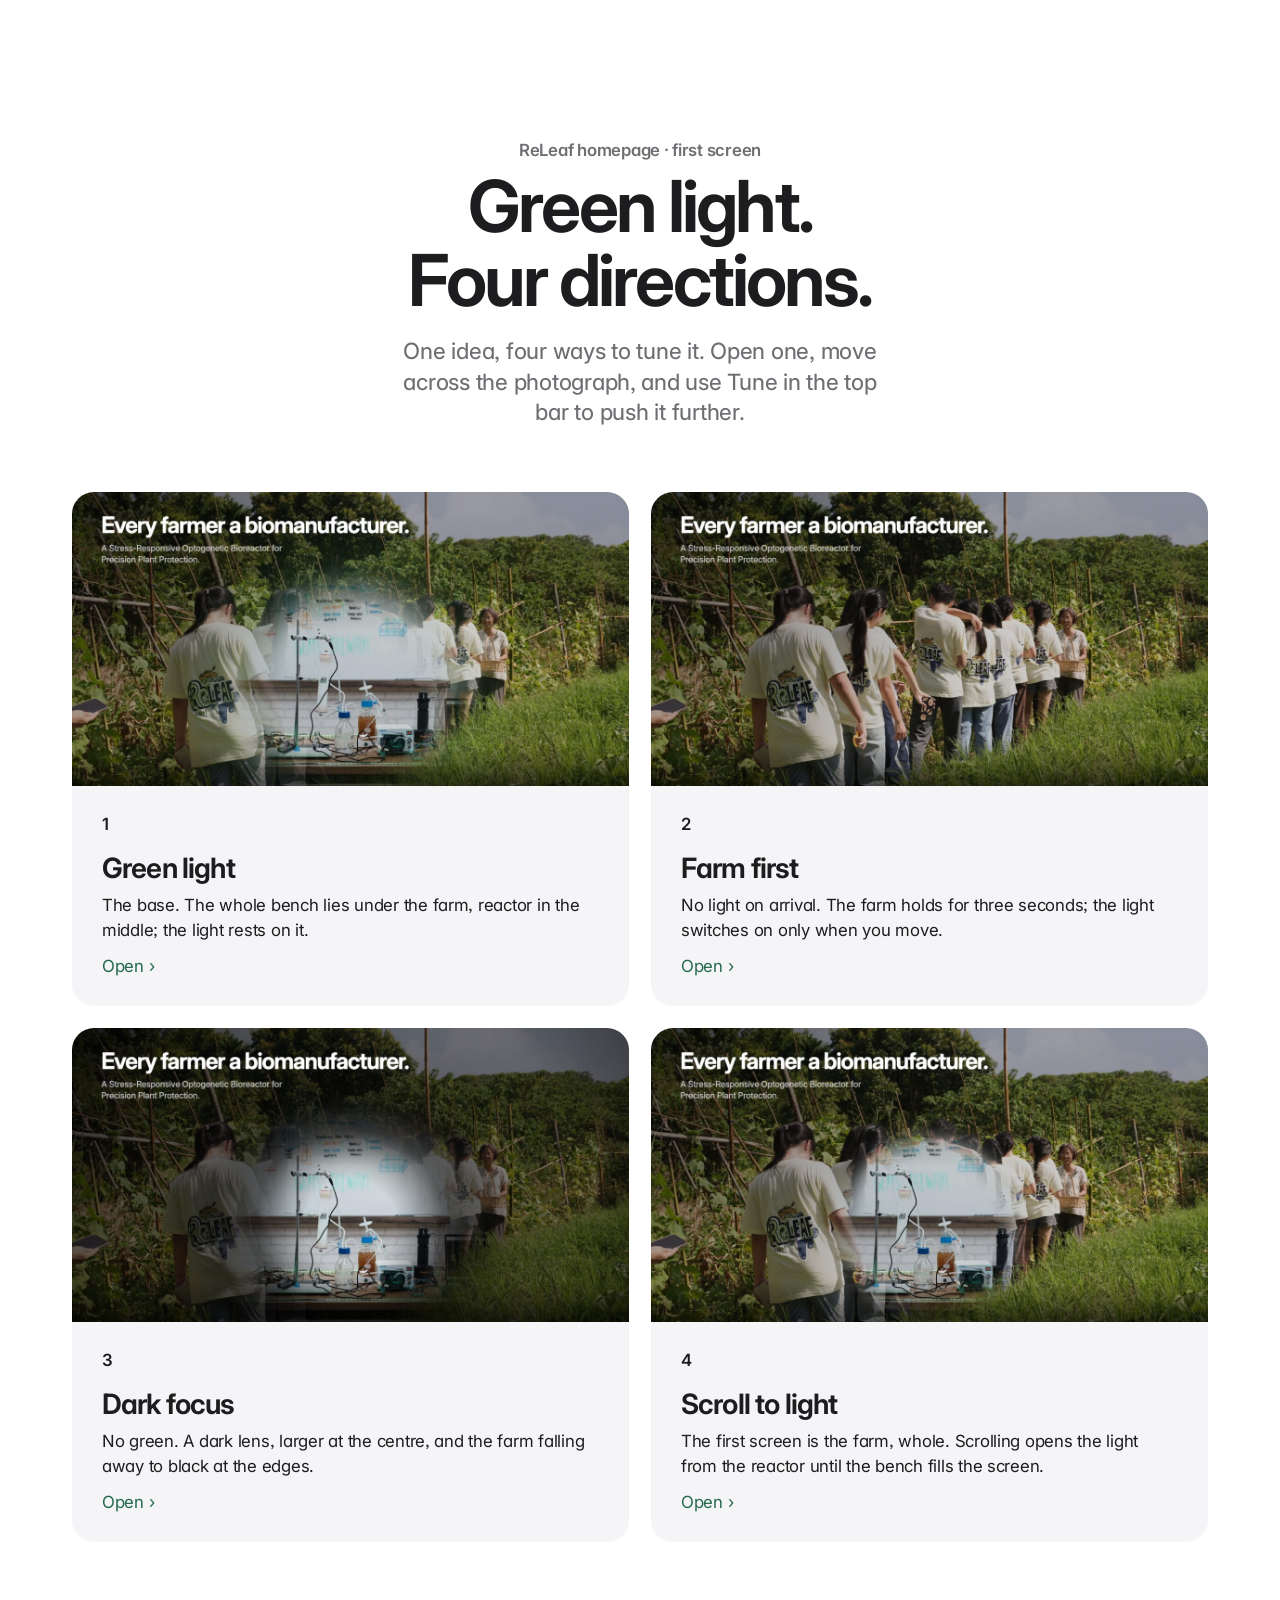
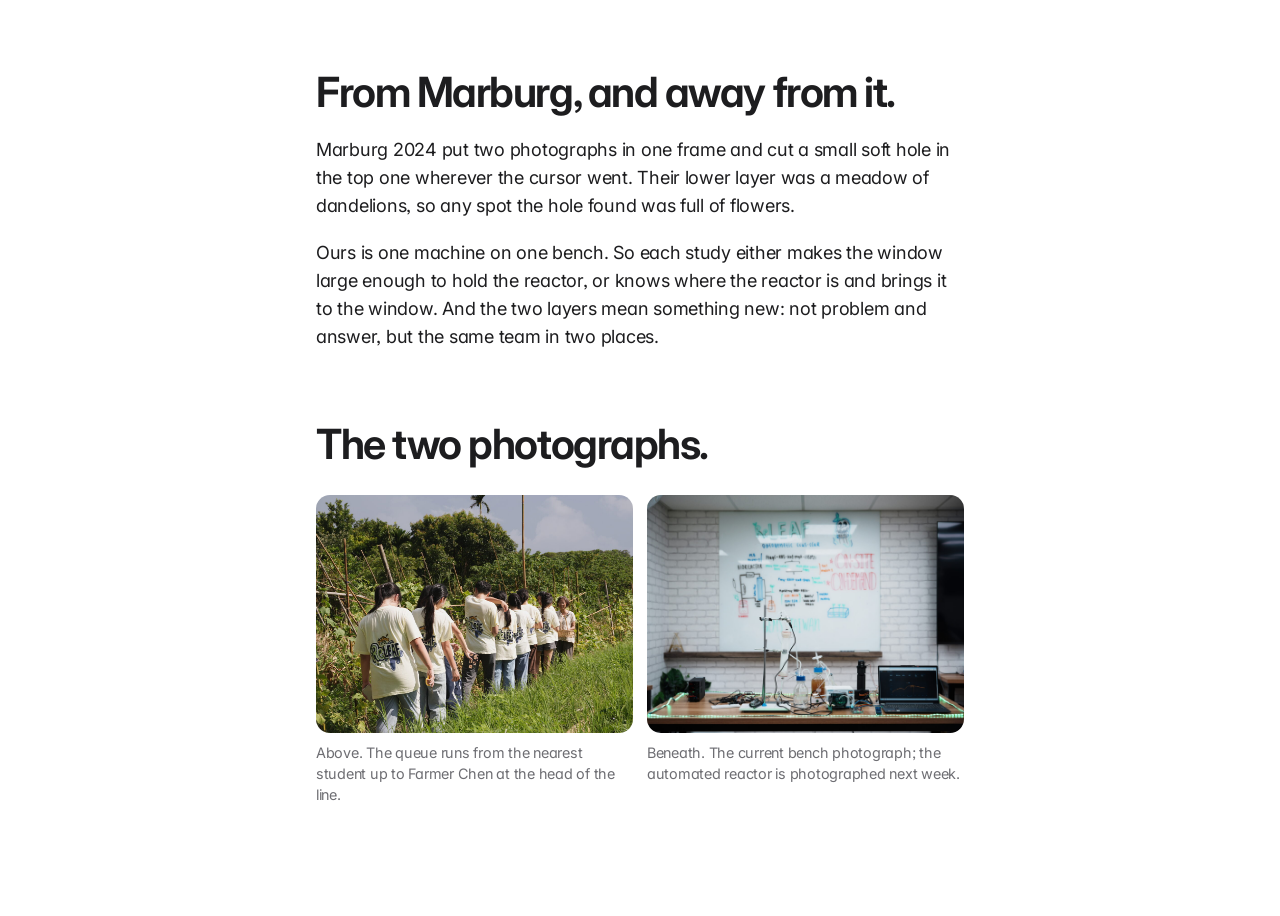
<file: index.html>
<!DOCTYPE html>
<html lang="en">
<head>
  <meta charset="utf-8" />
  <meta name="viewport" content="width=device-width, initial-scale=1" />
  <title>ReLeaf first visual</title>
  <meta name="description" content="Four directions for the green-light hero for the ReLeaf homepage's first screen: the team walking Farmer Chen's field above, the bioreactor on the bench beneath." />
  <link rel="icon" href="assets/img/logo.png" />
  <link rel="stylesheet" href="assets/css/hero.css" />
  <style>
    body { background: #fff; color: var(--ink); letter-spacing: -.016em; }
    .top { text-align: center; padding: clamp(72px, 12vw, 140px) 22px clamp(40px, 6vw, 64px); }
    .eyebrow { font-size: 1.05rem; font-weight: 600; color: var(--ink-2); margin: 0 0 10px; }
    h1 { font-size: clamp(2.6rem, 1.6rem + 3.6vw, 4.8rem); font-weight: 650; letter-spacing: -.04em; line-height: 1.03; margin: 0; }
    .lede { font-size: clamp(1.15rem, 1rem + .5vw, 1.5rem); line-height: 1.38; color: var(--ink-2); max-width: 34ch; margin: 18px auto 0; font-weight: 450; }
    .grid { max-width: 1180px; margin: 0 auto; padding: 0 22px; display: grid; grid-template-columns: repeat(2, 1fr); gap: 22px; }
    @media (max-width: 760px) { .grid { grid-template-columns: 1fr; } }
    .card { display: block; text-decoration: none; color: inherit; background: #f5f5f7; border-radius: 22px; overflow: hidden; transition: transform .45s var(--ease), box-shadow .45s var(--ease); }
    .card:hover { transform: scale(1.012); box-shadow: 0 12px 40px rgba(0,0,0,.10); }
    .card img { width: 100%; aspect-ratio: 1425 / 752; object-fit: cover; display: block; }
    .card__body { padding: 26px 30px 30px; }
    .card__n { font-size: .9rem; font-weight: 600; color: var(--ink-2); margin: 0 0 4px; }
    .card h2 { font-size: 1.75rem; font-weight: 650; letter-spacing: -.03em; margin: 0 0 8px; }
    .card p { font-size: 1.05rem; line-height: 1.47; color: var(--ink); margin: 0 0 14px; }
    .card .more { font-size: 1.05rem; color: var(--link); }
    .card .more::after { content: " \203A"; }
    .read { max-width: 692px; margin: 0 auto; padding: clamp(80px, 10vw, 128px) 22px 110px; }
    .read h3 { font-size: clamp(1.9rem, 1.4rem + 1.6vw, 2.6rem); font-weight: 650; letter-spacing: -.035em; line-height: 1.08; margin: 0 0 20px; }
    .read h3 + p { margin-top: 0; }
    .read p { font-size: 1.13rem; line-height: 1.55; margin: 0 0 1.05em; }
    .read section + section { margin-top: 72px; }
    .pair { display: grid; grid-template-columns: 1fr 1fr; gap: 14px; margin: 28px 0 0; }
    .pair figure { margin: 0; }
    .pair img { width: 100%; aspect-ratio: 4 / 3; object-fit: cover; display: block; border-radius: 14px; }
    .pair figcaption { font-size: .9rem; line-height: 1.45; color: var(--ink-2); margin-top: 10px; }
    @media (max-width: 640px) { .pair { grid-template-columns: 1fr; } }
  </style>
</head>
<body>
  <header class="top">
    <p class="eyebrow">ReLeaf homepage &middot; first screen</p>
    <h1>Green light.<br />Four directions.</h1>
    <p class="lede">One idea, four ways to tune it. Open one, move across the photograph, and use Tune in the top bar to push it further.</p>
  </header>

  <main>
    <div class="grid">
      <a class="card" href="green-light/">
        <img src="assets/img/thumbs/green-light.jpg?v=4" alt="Green light: a pool of green light in the middle of the farm shows the whole bioreactor." loading="lazy" />
        <div class="card__body">
          <p class="card__n">1</p>
          <h2>Green light</h2>
          <p>The base. The whole bench lies under the farm, reactor in the middle; the light rests on it.</p>
          <span class="more">Open</span>
        </div>
      </a>
      <a class="card" href="farm-first/">
        <img src="assets/img/thumbs/farm-first.jpg?v=4" alt="Farm first: the farm photograph alone, with the headline." loading="lazy" />
        <div class="card__body">
          <p class="card__n">2</p>
          <h2>Farm first</h2>
          <p>No light on arrival. The farm holds for three seconds; the light switches on only when you move.</p>
          <span class="more">Open</span>
        </div>
      </a>
      <a class="card" href="dark-focus/">
        <img src="assets/img/thumbs/dark-focus.jpg?v=4" alt="Dark focus: a dark-edged opening in the middle of a darkened farm shows the bioreactor." loading="lazy" />
        <div class="card__body">
          <p class="card__n">3</p>
          <h2>Dark focus</h2>
          <p>No green. A dark lens, larger at the centre, and the farm falling away to black at the edges.</p>
          <span class="more">Open</span>
        </div>
      </a>
      <a class="card" href="scroll-light/">
        <img src="assets/img/thumbs/scroll-light.jpg?v=4" alt="Scroll to light: partway through the scroll, the light has opened over the middle of the farm." loading="lazy" />
        <div class="card__body">
          <p class="card__n">4</p>
          <h2>Scroll to light</h2>
          <p>The first screen is the farm, whole. Scrolling opens the light from the reactor until the bench fills the screen.</p>
          <span class="more">Open</span>
        </div>
      </a>
    </div>

    <div class="read">
      <section>
        <h3>From Marburg, and away from it.</h3>
        <p>Marburg 2024 put two photographs in one frame and cut a small soft hole in the
        top one wherever the cursor went. Their lower layer was a meadow of dandelions,
        so any spot the hole found was full of flowers.</p>
        <p>Ours is one machine on one bench. So each study either makes the window large
        enough to hold the reactor, or knows where the reactor is and brings it to the
        window. And the two layers mean something new: not problem and answer, but the
        same team in two places.</p>
      </section>
      <section>
        <h3>The two photographs.</h3>
        <div class="pair">
          <figure>
            <img src="assets/img/farm-1400.jpg" alt="The team in ReLeaf shirts walks single file along a bean trellis toward Farmer Chen, who waits with a basket." loading="lazy" />
            <figcaption>Above. The queue runs from the nearest student up to Farmer Chen at the head of the line.</figcaption>
          </figure>
          <figure>
            <img src="assets/img/bench-1400.jpg" alt="The bioreactor on a lab bench edged with green LEDs, in front of a whiteboard." loading="lazy" />
            <figcaption>Beneath. The current bench photograph; the automated reactor is photographed next week.</figcaption>
          </figure>
        </div>
      </section>
    </div>
  </main>
</body>
</html>
</file>
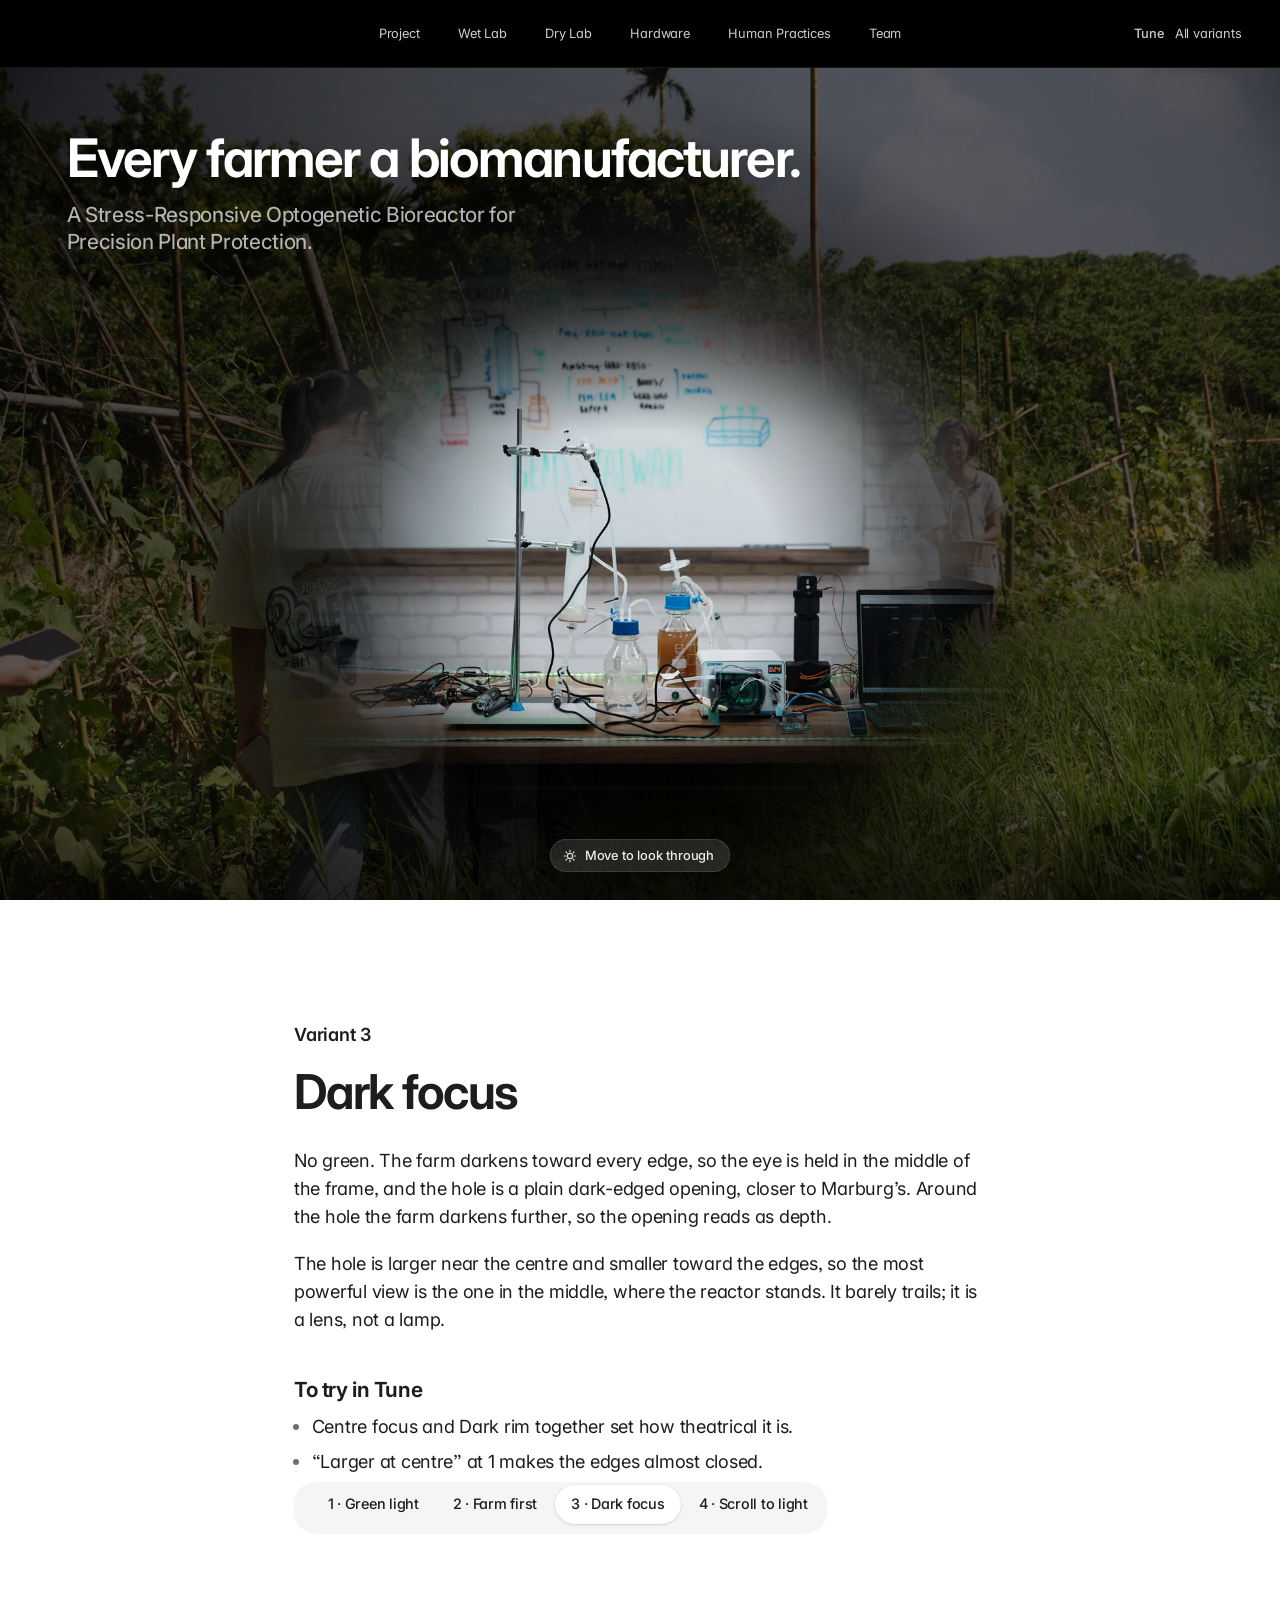
<file: dark-focus/index.html>
<!DOCTYPE html>
<html lang="en">
<head>
  <meta charset="utf-8" />
  <meta name="viewport" content="width=device-width, initial-scale=1" />
  <title>Dark focus &middot; ReLeaf first visual</title>
  <meta name="description" content="ReLeaf homepage first-visual study: Dark focus." />
  <link rel="icon" href="../assets/img/logo.png" />
  <link rel="stylesheet" href="../assets/css/hero.css" />
</head>
<body class="v-dark-focus">

  <div class="navstrip">
    <div class="navstrip__tabs" aria-hidden="true"><span>Project</span><span>Wet Lab</span><span>Dry Lab</span><span>Hardware</span><span>Human Practices</span><span>Team</span></div>
    <a class="navstrip__back" href="../">All variants</a>
  </div>

  <div class="hero-wrap">
  <header class="hero" role="img" aria-label="The ReLeaf team walks in single file along a bean trellis toward Farmer Chen, who waits with a basket at the head of the line. A window in the photograph shows, beneath the field, the team's bioreactor on a lab bench.">
    <canvas></canvas>
    <div class="hero__text">
      <h1 class="hero__claim">Every farmer a biomanufacturer.</h1>
      <p class="hero__line">A Stress-Responsive Optogenetic Bioreactor for Precision Plant Protection.</p>
    </div>
    <p class="hero__pill" aria-hidden="true"><span class="pill"><svg viewBox="0 0 16 16" fill="none" stroke="currentColor" stroke-width="1.4" stroke-linecap="round"><circle cx="8" cy="8" r="3"/><path d="M8 1.5v1.6M8 12.9v1.6M1.5 8h1.6M12.9 8h1.6M3.4 3.4l1.1 1.1M11.5 11.5l1.1 1.1M3.4 12.6l1.1-1.1M11.5 4.5l1.1-1.1"/></svg><span class="mouse">Move to look through</span><span class="touch">Drag to look through</span></span></p>
  </header>
  </div>

  <section class="notes">
    <div class="notes__inner">
      <p class="notes__kicker">Variant 3</p>
      <h2>Dark focus</h2>

<p>No green. The farm darkens toward every edge, so the eye is held in the middle of
the frame, and the hole is a plain dark-edged opening, closer to Marburg&rsquo;s. Around
the hole the farm darkens further, so the opening reads as depth.</p>
<p>The hole is larger near the centre and smaller toward the edges, so the most
powerful view is the one in the middle, where the reactor stands. It barely trails;
it is a lens, not a lamp.</p>
<h3>To try in Tune</h3>
<ul>
<li>Centre focus and Dark rim together set how theatrical it is.</li>
<li>&ldquo;Larger at centre&rdquo; at 1 makes the edges almost closed.</li>
</ul>
      <ul class="switcher">
      <li><a href="../green-light/">1 &middot; Green light</a></li>
      <li><a href="../farm-first/">2 &middot; Farm first</a></li>
      <li><a href="../dark-focus/" aria-current="page">3 &middot; Dark focus</a></li>
      <li><a href="../scroll-light/">4 &middot; Scroll to light</a></li>
      </ul>
    </div>
  </section>

  <script src="../assets/js/lens-core.js"></script>
  <script>window.LIGHT_PRESET = {"green":0,"darkRim":0.85,"vignette":0.7,"centreGrow":0.6,"life":0.35,"feather":0.4,"dim":0.1,"R":0.32,"boardDim":0.7};</script>
  <script src="../assets/js/v-light.js"></script>
  <script src="../assets/js/tune.js"></script>
</body>
</html>
</file>
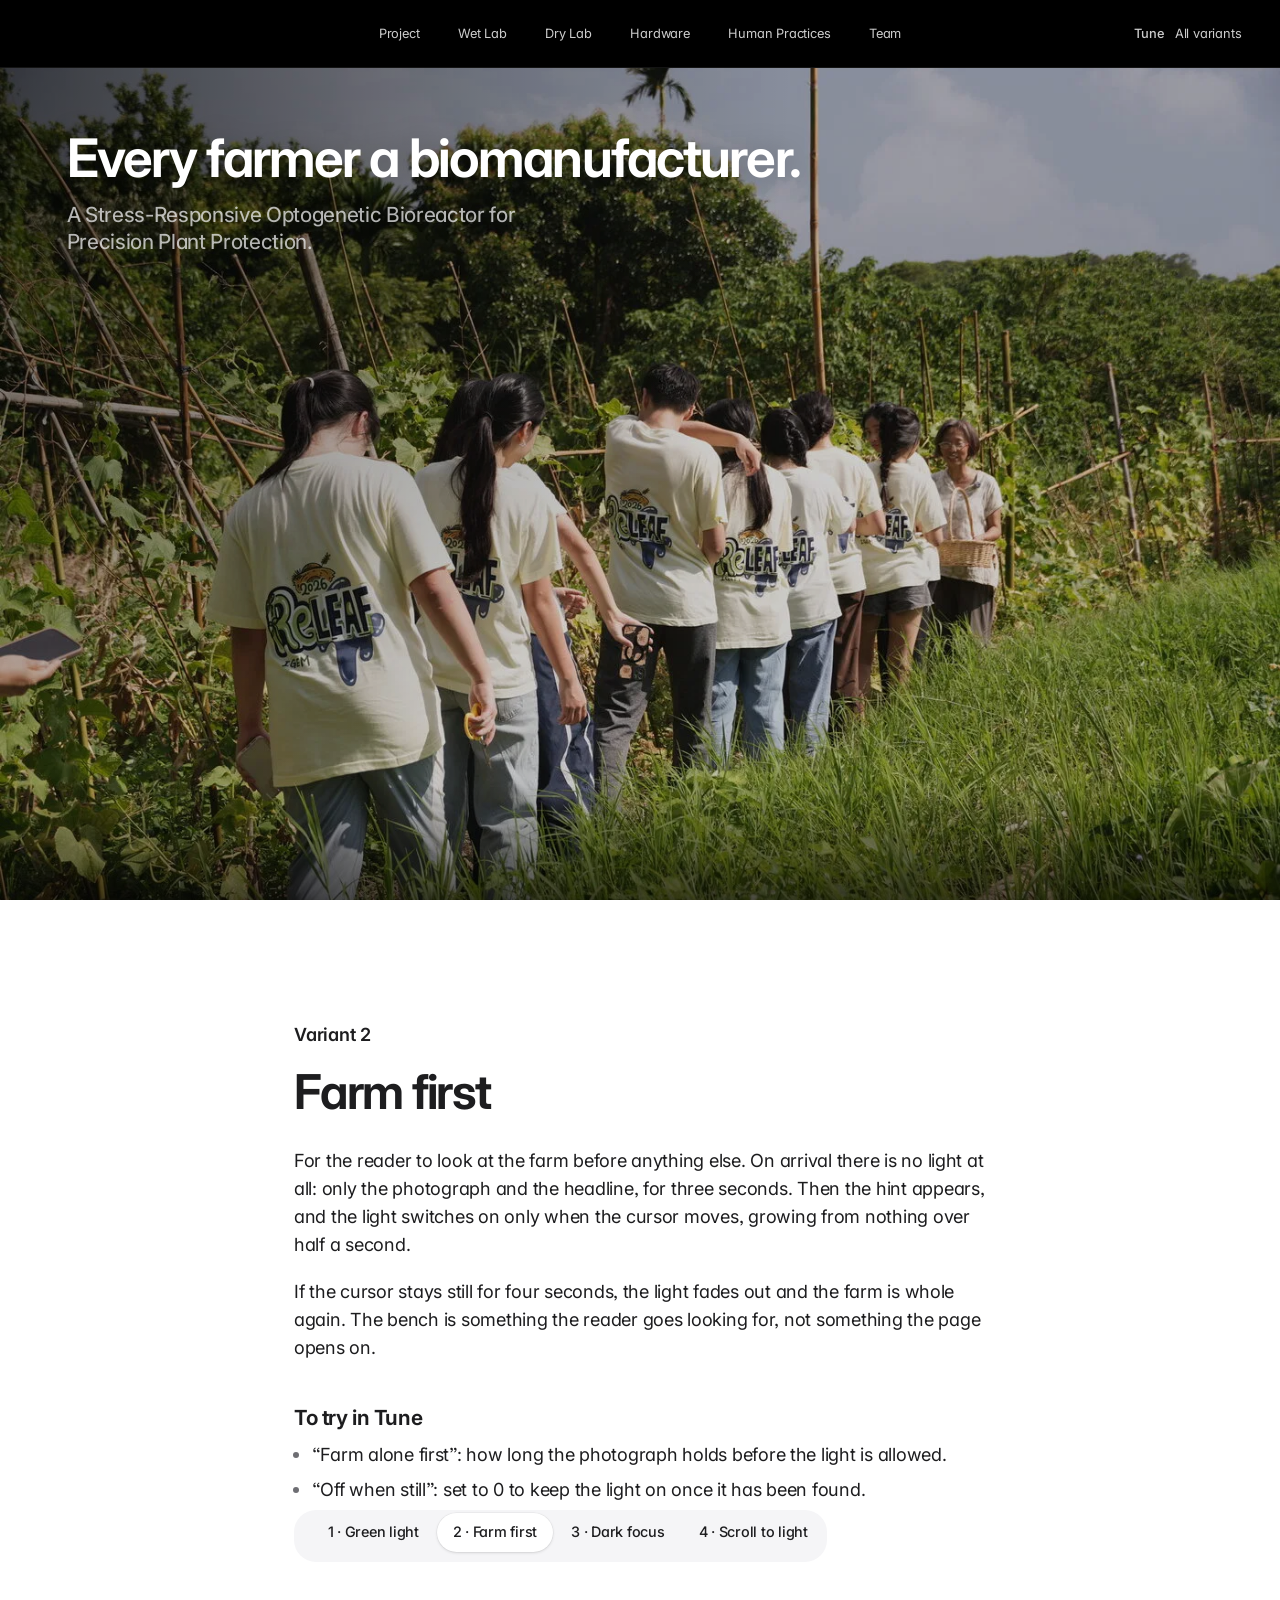
<file: farm-first/index.html>
<!DOCTYPE html>
<html lang="en">
<head>
  <meta charset="utf-8" />
  <meta name="viewport" content="width=device-width, initial-scale=1" />
  <title>Farm first &middot; ReLeaf first visual</title>
  <meta name="description" content="ReLeaf homepage first-visual study: Farm first." />
  <link rel="icon" href="../assets/img/logo.png" />
  <link rel="stylesheet" href="../assets/css/hero.css" />
</head>
<body class="v-farm-first">

  <div class="navstrip">
    <div class="navstrip__tabs" aria-hidden="true"><span>Project</span><span>Wet Lab</span><span>Dry Lab</span><span>Hardware</span><span>Human Practices</span><span>Team</span></div>
    <a class="navstrip__back" href="../">All variants</a>
  </div>

  <div class="hero-wrap">
  <header class="hero" role="img" aria-label="The ReLeaf team walks in single file along a bean trellis toward Farmer Chen, who waits with a basket at the head of the line. A window in the photograph shows, beneath the field, the team's bioreactor on a lab bench.">
    <canvas></canvas>
    <div class="hero__text">
      <h1 class="hero__claim">Every farmer a biomanufacturer.</h1>
      <p class="hero__line">A Stress-Responsive Optogenetic Bioreactor for Precision Plant Protection.</p>
    </div>
    <p class="hero__pill" aria-hidden="true"><span class="pill"><svg viewBox="0 0 16 16" fill="none" stroke="currentColor" stroke-width="1.4" stroke-linecap="round"><circle cx="8" cy="8" r="3"/><path d="M8 1.5v1.6M8 12.9v1.6M1.5 8h1.6M12.9 8h1.6M3.4 3.4l1.1 1.1M11.5 11.5l1.1 1.1M3.4 12.6l1.1-1.1M11.5 4.5l1.1-1.1"/></svg><span class="mouse">Move to switch on the light</span><span class="touch">Drag to switch on the light</span></span></p>
  </header>
  </div>

  <section class="notes">
    <div class="notes__inner">
      <p class="notes__kicker">Variant 2</p>
      <h2>Farm first</h2>

<p>For the reader to look at the farm before anything else. On arrival there is no
light at all: only the photograph and the headline, for three seconds. Then the hint
appears, and the light switches on only when the cursor moves, growing from nothing
over half a second.</p>
<p>If the cursor stays still for four seconds, the light fades out and the farm is
whole again. The bench is something the reader goes looking for, not something
the page opens on.</p>
<h3>To try in Tune</h3>
<ul>
<li>&ldquo;Farm alone first&rdquo;: how long the photograph holds before the light is allowed.</li>
<li>&ldquo;Off when still&rdquo;: set to 0 to keep the light on once it has been found.</li>
</ul>
      <ul class="switcher">
      <li><a href="../green-light/">1 &middot; Green light</a></li>
      <li><a href="../farm-first/" aria-current="page">2 &middot; Farm first</a></li>
      <li><a href="../dark-focus/">3 &middot; Dark focus</a></li>
      <li><a href="../scroll-light/">4 &middot; Scroll to light</a></li>
      </ul>
    </div>
  </section>

  <script src="../assets/js/lens-core.js"></script>
  <script>window.LIGHT_PRESET = {"rest":"none","warm":3,"idleOff":4,"R":0.3};</script>
  <script src="../assets/js/v-light.js"></script>
  <script src="../assets/js/tune.js"></script>
</body>
</html>
</file>
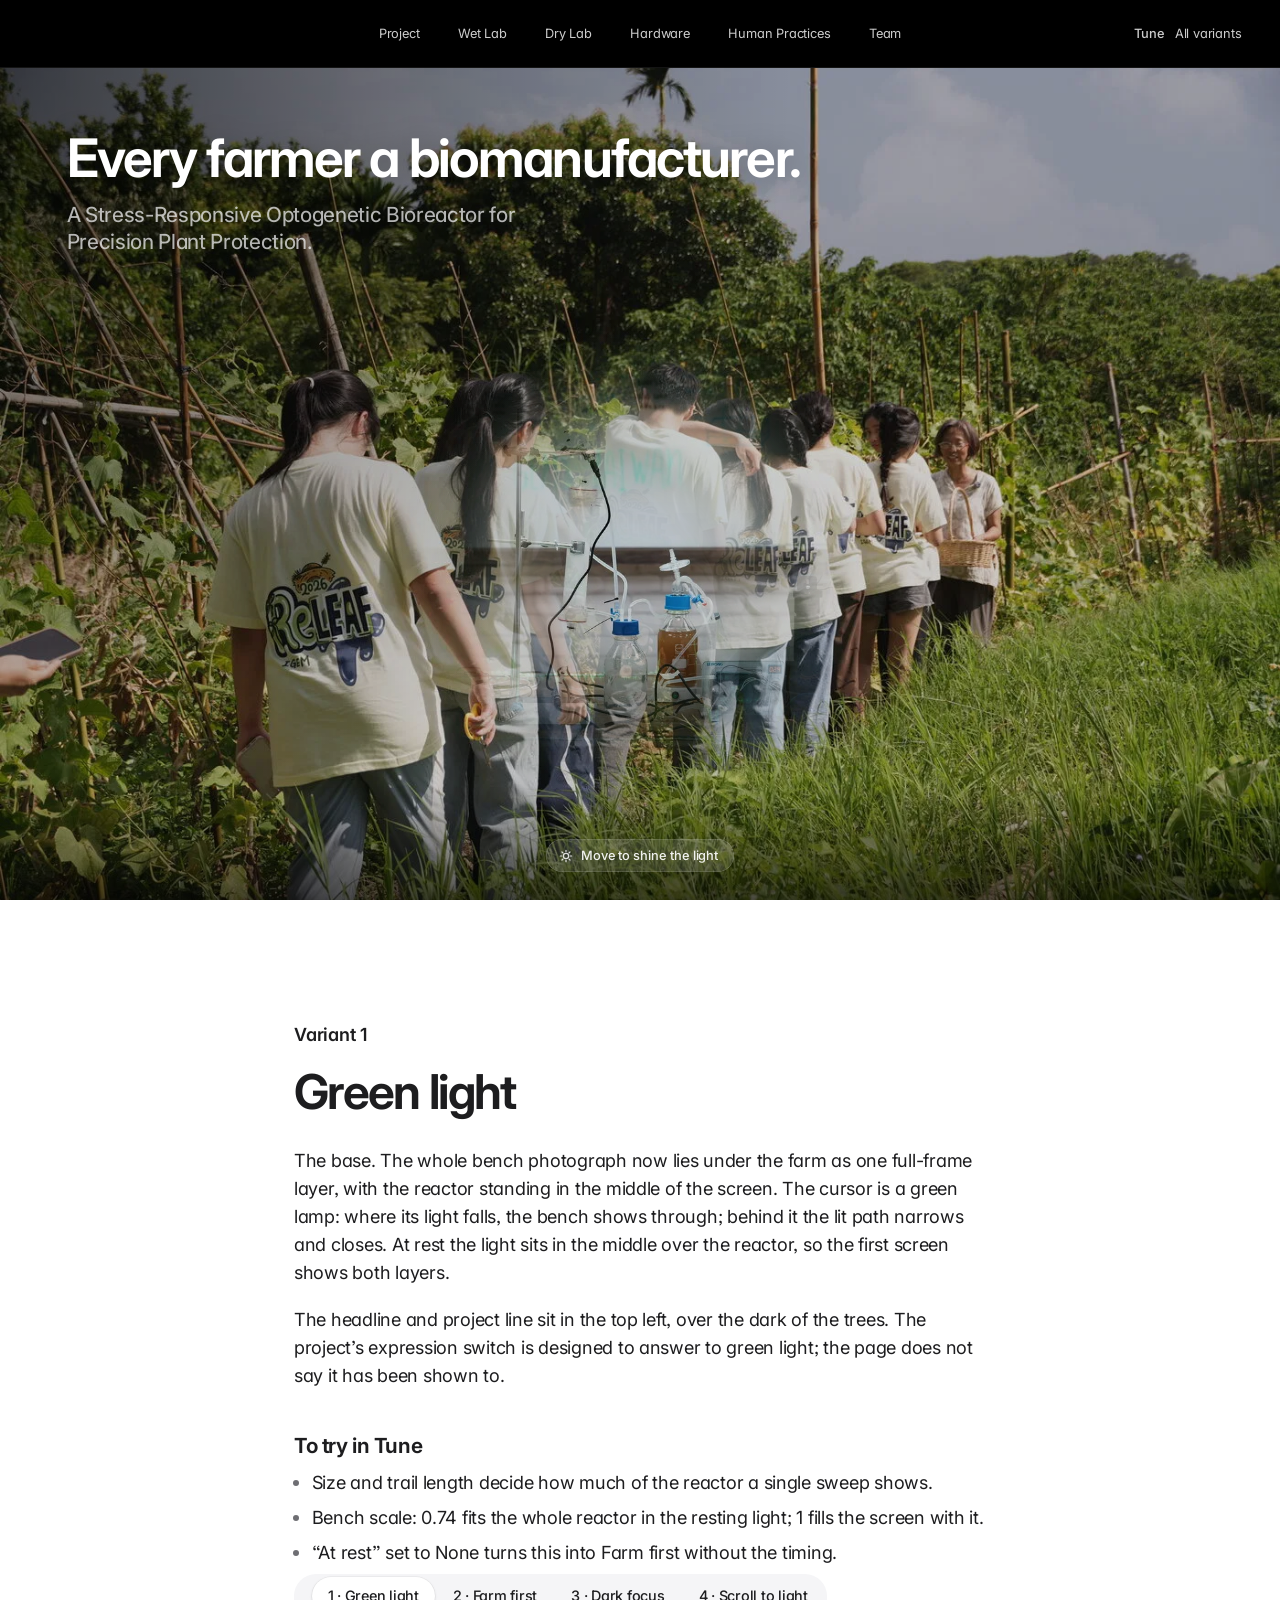
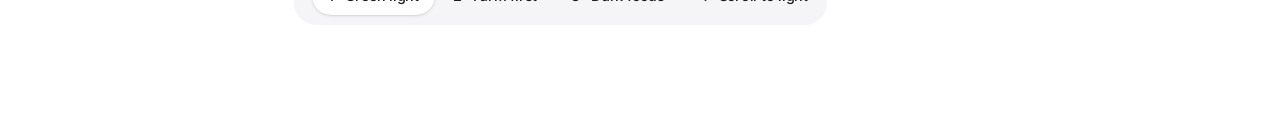
<file: green-light/index.html>
<!DOCTYPE html>
<html lang="en">
<head>
  <meta charset="utf-8" />
  <meta name="viewport" content="width=device-width, initial-scale=1" />
  <title>Green light &middot; ReLeaf first visual</title>
  <meta name="description" content="ReLeaf homepage first-visual study: Green light." />
  <link rel="icon" href="../assets/img/logo.png" />
  <link rel="stylesheet" href="../assets/css/hero.css" />
</head>
<body class="v-green-light">

  <div class="navstrip">
    <div class="navstrip__tabs" aria-hidden="true"><span>Project</span><span>Wet Lab</span><span>Dry Lab</span><span>Hardware</span><span>Human Practices</span><span>Team</span></div>
    <a class="navstrip__back" href="../">All variants</a>
  </div>

  <div class="hero-wrap">
  <header class="hero" role="img" aria-label="The ReLeaf team walks in single file along a bean trellis toward Farmer Chen, who waits with a basket at the head of the line. A window in the photograph shows, beneath the field, the team's bioreactor on a lab bench.">
    <canvas></canvas>
    <div class="hero__text">
      <h1 class="hero__claim">Every farmer a biomanufacturer.</h1>
      <p class="hero__line">A Stress-Responsive Optogenetic Bioreactor for Precision Plant Protection.</p>
    </div>
    <p class="hero__pill" aria-hidden="true"><span class="pill"><svg viewBox="0 0 16 16" fill="none" stroke="currentColor" stroke-width="1.4" stroke-linecap="round"><circle cx="8" cy="8" r="3"/><path d="M8 1.5v1.6M8 12.9v1.6M1.5 8h1.6M12.9 8h1.6M3.4 3.4l1.1 1.1M11.5 11.5l1.1 1.1M3.4 12.6l1.1-1.1M11.5 4.5l1.1-1.1"/></svg><span class="mouse">Move to shine the light</span><span class="touch">Drag to shine the light</span></span></p>
  </header>
  </div>

  <section class="notes">
    <div class="notes__inner">
      <p class="notes__kicker">Variant 1</p>
      <h2>Green light</h2>

<p>The base. The whole bench photograph now lies under the farm as one full-frame
layer, with the reactor standing in the middle of the screen. The cursor is a green
lamp: where its light falls, the bench shows through; behind it the lit path narrows
and closes. At rest the light sits in the middle over the reactor, so the first
screen shows both layers.</p>
<p>The headline and project line sit in the top left, over the dark of the trees.
The project&rsquo;s expression switch is designed to answer to green light; the page
does not say it has been shown to.</p>
<h3>To try in Tune</h3>
<ul>
<li>Size and trail length decide how much of the reactor a single sweep shows.</li>
<li>Bench scale: 0.74 fits the whole reactor in the resting light; 1 fills the screen with it.</li>
<li>&ldquo;At rest&rdquo; set to None turns this into Farm first without the timing.</li>
</ul>
      <ul class="switcher">
      <li><a href="../green-light/" aria-current="page">1 &middot; Green light</a></li>
      <li><a href="../farm-first/">2 &middot; Farm first</a></li>
      <li><a href="../dark-focus/">3 &middot; Dark focus</a></li>
      <li><a href="../scroll-light/">4 &middot; Scroll to light</a></li>
      </ul>
    </div>
  </section>

  <script src="../assets/js/lens-core.js"></script>
  <script>window.LIGHT_PRESET = {};</script>
  <script src="../assets/js/v-light.js"></script>
  <script src="../assets/js/tune.js"></script>
</body>
</html>
</file>
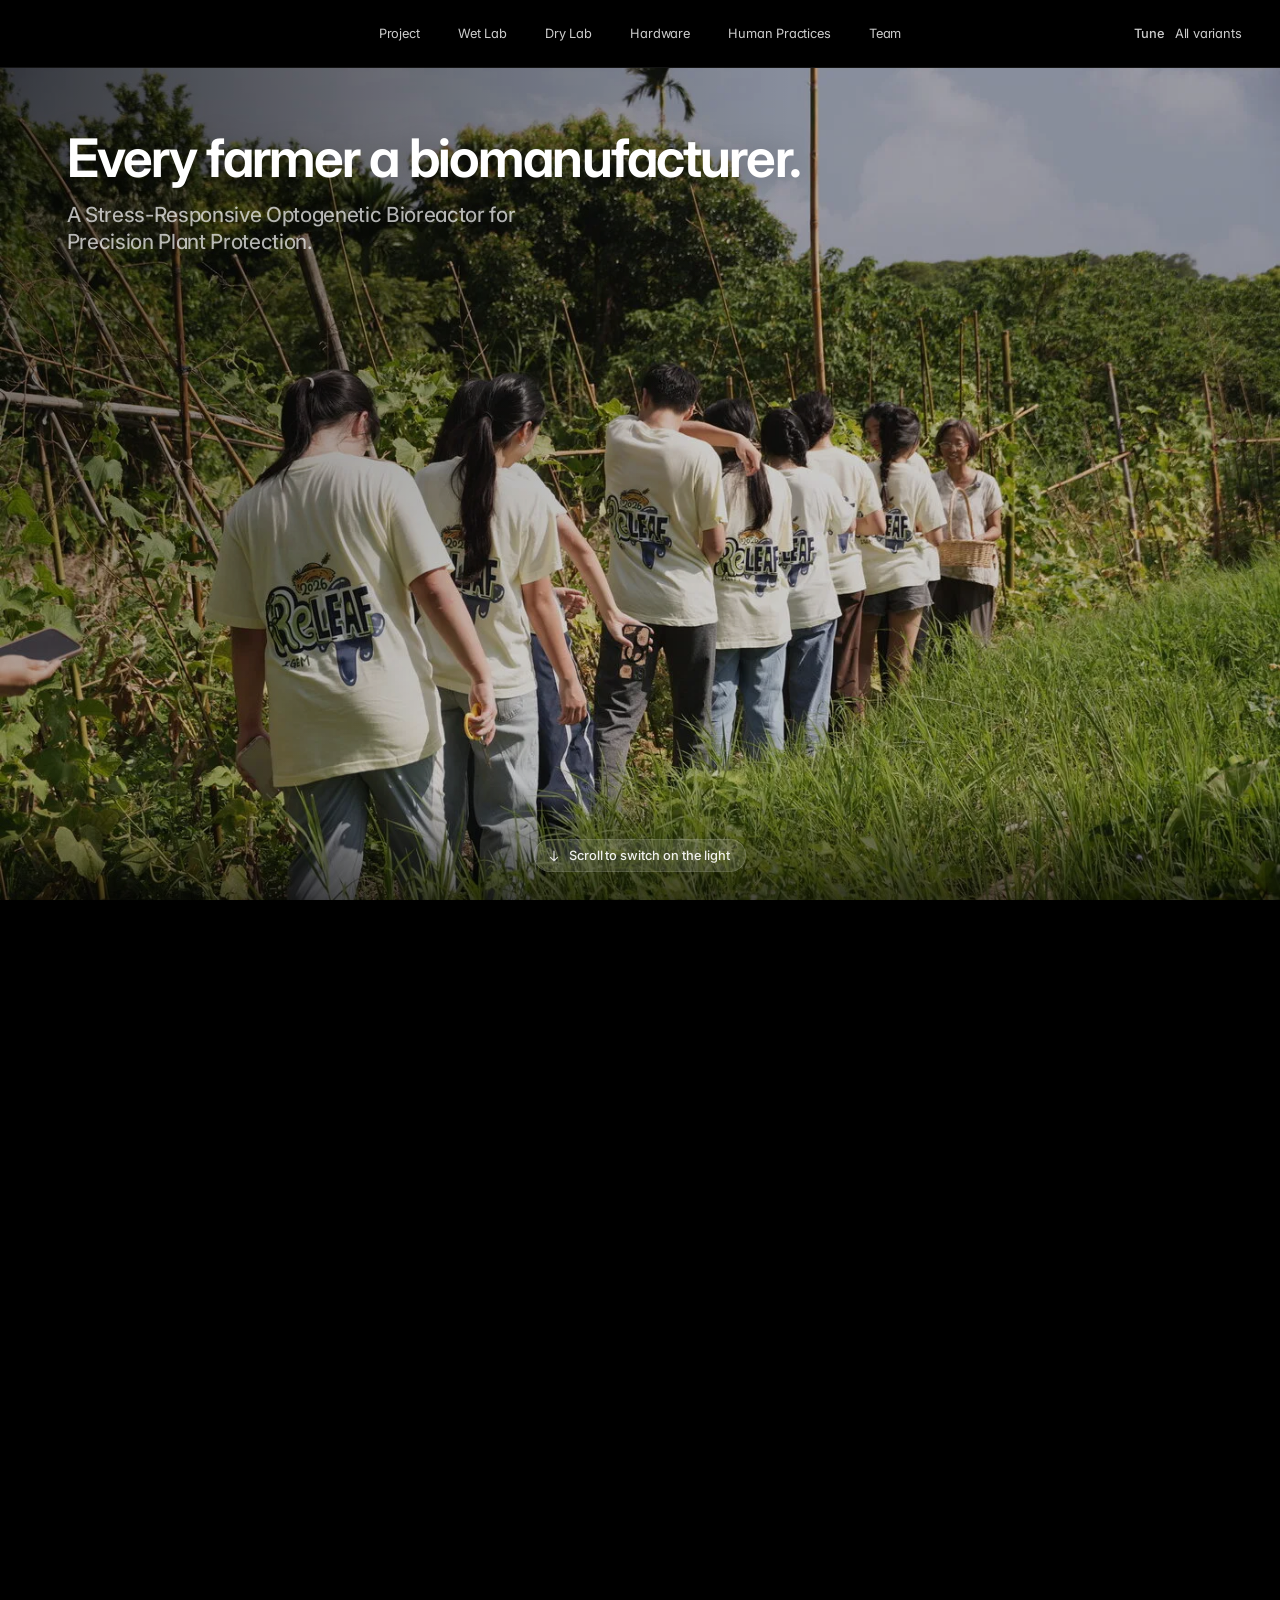
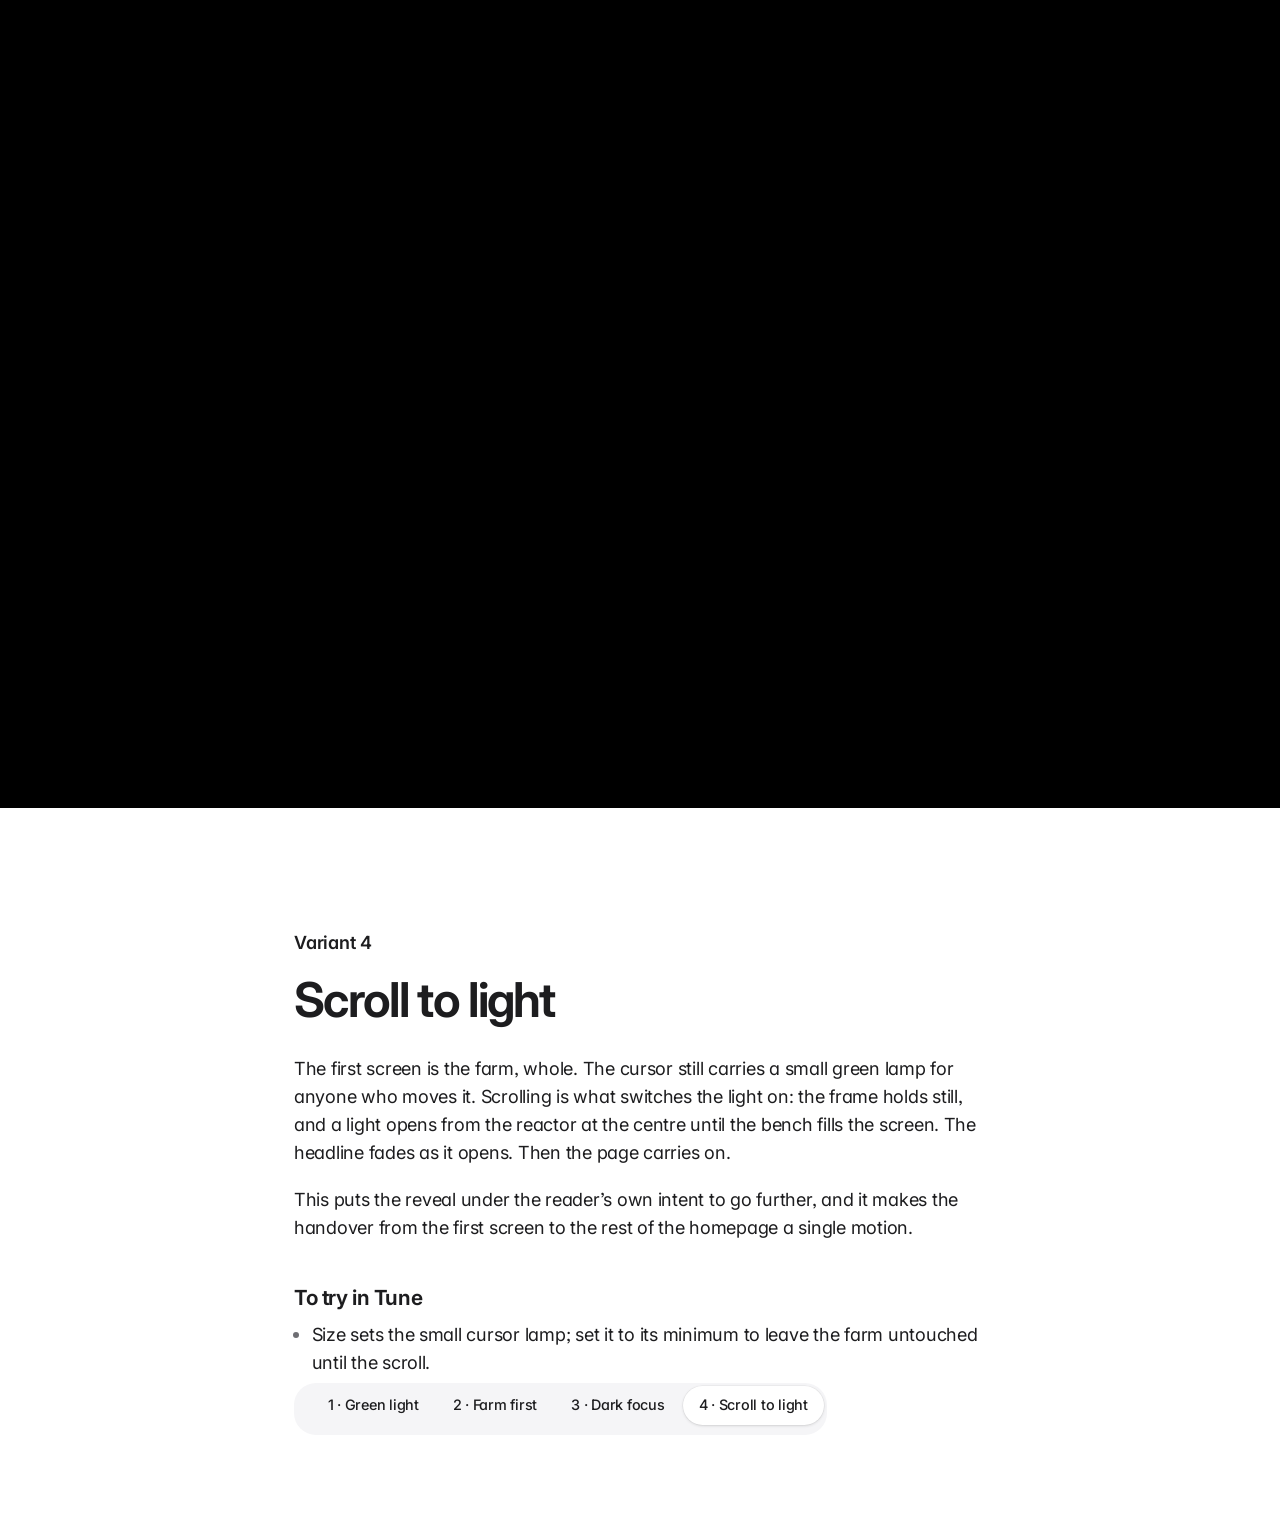
<file: scroll-light/index.html>
<!DOCTYPE html>
<html lang="en">
<head>
  <meta charset="utf-8" />
  <meta name="viewport" content="width=device-width, initial-scale=1" />
  <title>Scroll to light &middot; ReLeaf first visual</title>
  <meta name="description" content="ReLeaf homepage first-visual study: Scroll to light." />
  <link rel="icon" href="../assets/img/logo.png" />
  <link rel="stylesheet" href="../assets/css/hero.css" />
</head>
<body class="v-scroll-light">

  <div class="navstrip">
    <div class="navstrip__tabs" aria-hidden="true"><span>Project</span><span>Wet Lab</span><span>Dry Lab</span><span>Hardware</span><span>Human Practices</span><span>Team</span></div>
    <a class="navstrip__back" href="../">All variants</a>
  </div>

  <div class="hero-wrap">
  <header class="hero" role="img" aria-label="The ReLeaf team walks in single file along a bean trellis toward Farmer Chen, who waits with a basket at the head of the line. A window in the photograph shows, beneath the field, the team's bioreactor on a lab bench.">
    <canvas></canvas>
    <div class="hero__text">
      <h1 class="hero__claim">Every farmer a biomanufacturer.</h1>
      <p class="hero__line">A Stress-Responsive Optogenetic Bioreactor for Precision Plant Protection.</p>
    </div>
    <p class="hero__pill" aria-hidden="true"><span class="pill"><svg viewBox="0 0 16 16" fill="none" stroke="currentColor" stroke-width="1.4" stroke-linecap="round" stroke-linejoin="round"><path d="M8 2.5v11M4 9.5l4 4 4-4"/></svg><span class="mouse">Scroll to switch on the light</span><span class="touch">Scroll to switch on the light</span></span></p>
  </header>
  </div>

  <section class="notes">
    <div class="notes__inner">
      <p class="notes__kicker">Variant 4</p>
      <h2>Scroll to light</h2>

<p>The first screen is the farm, whole. The cursor still carries a small green lamp
for anyone who moves it. Scrolling is what switches the light on: the frame holds
still, and a light opens from the reactor at the centre until the bench fills the
screen. The headline fades as it opens. Then the page carries on.</p>
<p>This puts the reveal under the reader&rsquo;s own intent to go further, and it makes
the handover from the first screen to the rest of the homepage a single motion.</p>
<h3>To try in Tune</h3>
<ul>
<li>Size sets the small cursor lamp; set it to its minimum to leave the farm
untouched until the scroll.</li>
</ul>
      <ul class="switcher">
      <li><a href="../green-light/">1 &middot; Green light</a></li>
      <li><a href="../farm-first/">2 &middot; Farm first</a></li>
      <li><a href="../dark-focus/">3 &middot; Dark focus</a></li>
      <li><a href="../scroll-light/" aria-current="page">4 &middot; Scroll to light</a></li>
      </ul>
    </div>
  </section>

  <script src="../assets/js/lens-core.js"></script>
  <script>window.LIGHT_PRESET = {"scroll":1,"rest":"none","R":0.2};</script>
  <script src="../assets/js/v-light.js"></script>
  <script src="../assets/js/tune.js"></script>
</body>
</html>
</file>
<file: assets/css/hero.css>
/* =============================================================================
   hero.css: shared by every variant.
   One idea per screen, type that does the work, and nothing on the photograph
   that is not the photograph, the headline, or the one control. Black ground,
   white type, hairlines at 1px, green used once, as the accent.
   ========================================================================== */

@font-face {
  font-family: "Inter";
  font-style: normal;
  font-weight: 100 900;
  font-display: swap;
  src: url("../fonts/inter-variable.woff2") format("woff2");
}

:root {
  --black: #000;
  --white: #fff;
  --text: #f5f5f7;
  --text-2: rgba(245,245,247,.72);
  --ink: #1d1d1f;
  --ink-2: #6e6e73;
  --accent: #34c759;
  --link: #23684a;
  --nav-h: 68px;
  --font: "Inter", -apple-system, BlinkMacSystemFont, "SF Pro Display", "Helvetica Neue", Arial, sans-serif;
  --ease: cubic-bezier(.28,.11,.32,1);
}

* { box-sizing: border-box; }
html { -webkit-text-size-adjust: 100%; -webkit-font-smoothing: antialiased; -moz-osx-font-smoothing: grayscale; }
body {
  margin: 0;
  background: var(--black);
  color: var(--text);
  font-family: var(--font);
  font-feature-settings: "cv11", "ss03";
  letter-spacing: -.011em;
}

/* ---- stand-in nav: quiet, translucent ---------------------------------- */
.navstrip {
  position: sticky; top: 0; z-index: 50;
  height: var(--nav-h);
  display: flex; align-items: center; justify-content: center;
  padding: 0 clamp(16px, 3vw, 40px);
  background: rgba(0,0,0,.78);
  -webkit-backdrop-filter: saturate(180%) blur(20px);
  backdrop-filter: saturate(180%) blur(20px);
  border-bottom: 1px solid rgba(255,255,255,.08);
}
.navstrip__tabs { display: flex; gap: clamp(20px, 3vw, 40px); font-size: .8rem; color: rgba(255,255,255,.8); }
.navstrip__tabs span { white-space: nowrap; }
.navstrip__back {
  position: absolute; right: clamp(16px, 3vw, 40px);
  font-size: .8rem; color: rgba(255,255,255,.8); text-decoration: none;
}
.navstrip__back:hover { color: #fff; }
@media (max-width: 860px) { .navstrip__tabs { display: none; } }

/* ---- the hero ------------------------------------------------------------ */
.hero {
  position: relative;
  height: calc(100svh - var(--nav-h));
  min-height: 520px;
  overflow: hidden;
  background: var(--black);
  touch-action: pan-y;
  cursor: none;
}
@media (hover: none) { .hero { cursor: auto; } }
.hero canvas {
  position: absolute; inset: 0; width: 100%; height: 100%; display: block;
  opacity: 0; transition: opacity 1.2s var(--ease);
}
.hero.is-ready canvas { opacity: 1; }

.hero__text {
  position: absolute; z-index: 2;
  left: clamp(22px, 5.2vw, 84px); top: clamp(30px, 7vh, 72px);
  max-width: min(88vw, 920px);
  text-align: left;
  pointer-events: none; user-select: none;
  transition: opacity .5s var(--ease);
}
.hero__claim {
  margin: 0;
  font-size: clamp(2rem, 1rem + 2.9vw, 3.9rem);
  font-weight: 650;
  line-height: 1.04;
  letter-spacing: -.035em;
  font-variation-settings: "opsz" 32;
  color: var(--white);
  text-shadow: 0 1px 30px rgba(0,0,0,.25);
}
.hero__line {
  margin: clamp(10px, 1.6vh, 16px) 0 0;
  max-width: 36ch;
  font-size: clamp(1.02rem, .86rem + .55vw, 1.4rem);
  font-weight: 450;
  line-height: 1.32;
  letter-spacing: -.016em;
  color: var(--text-2);
  text-shadow: 0 1px 20px rgba(0,0,0,.35);
}

/* the entrance: up, in, and into focus, one line after the other */
@keyframes rise {
  from { opacity: 0; transform: translateY(14px); filter: blur(8px); }
  to   { opacity: 1; transform: none; filter: none; }
}
.hero__claim, .hero__line, .hero__pill { opacity: 0; }
.hero.is-ready .hero__claim { animation: rise 1.1s var(--ease) .15s forwards; }
.hero.is-ready .hero__line  { animation: rise 1.1s var(--ease) .35s forwards; }
.hero.is-ready .hero__pill  { animation: rise 1s var(--ease) 1.4s forwards; }
@media (prefers-reduced-motion: reduce) {
  .hero.is-ready .hero__claim, .hero.is-ready .hero__line, .hero.is-ready .hero__pill { animation: none; opacity: 1; }
}

/* the one control: a frosted pill at the bottom, gone after first use */
.hero__pill {
  position: absolute; z-index: 3; left: 0; right: 0; bottom: 28px;
  margin: 0;
  display: flex; justify-content: center;
  pointer-events: none;
}
.hero__pill span.pill {
  display: inline-flex; align-items: center; gap: 8px;
  padding: 9px 16px 9px 13px;
  border-radius: 980px;
  background: rgba(255,255,255,.12);
  -webkit-backdrop-filter: saturate(180%) blur(20px);
  backdrop-filter: saturate(180%) blur(20px);
  box-shadow: inset 0 0 0 .5px rgba(255,255,255,.22);
  font-size: .8rem; font-weight: 500; letter-spacing: -.005em;
  color: rgba(255,255,255,.92);
  white-space: nowrap;
}
.hero__pill svg { width: 14px; height: 14px; flex: none; opacity: .9; }
.hero__pill.is-gone { animation: none !important; opacity: 0 !important; transition: opacity .6s var(--ease); }
.hero__pill .touch { display: none; }
@media (hover: none) { .hero__pill .mouse { display: none; } .hero__pill .touch { display: inline; } }

.sr-only {
  position: absolute; width: 1px; height: 1px; padding: 0; margin: -1px;
  overflow: hidden; clip: rect(0 0 0 0); white-space: nowrap; border: 0;
}

/* ---- below the fold: notes on the variant, not part of the design ------- */
.notes {
  background: #fff; color: var(--ink);
  padding: clamp(64px, 10vw, 120px) 22px 96px;
  letter-spacing: -.016em;
}
.notes__inner { max-width: 692px; margin: 0 auto; }
.notes__kicker { font-size: 1.05rem; font-weight: 600; color: var(--ink-2); margin: 0 0 8px; letter-spacing: -.01em; }
.notes h2 { font-size: clamp(2.2rem, 1.6rem + 2vw, 3rem); font-weight: 650; letter-spacing: -.035em; line-height: 1.06; margin: 0 0 28px; }
.notes h3 { font-size: 1.3rem; font-weight: 650; letter-spacing: -.02em; margin: 44px 0 10px; }
.notes p, .notes li { font-size: 1.13rem; line-height: 1.55; color: var(--ink); }
.notes p { margin: 0 0 1.05em; }
.notes ul { padding-left: 1.1em; margin: 0; }
.notes li { margin-bottom: .4em; }
.notes li::marker { color: var(--ink-2); }

.switcher {
  display: inline-flex; flex-wrap: wrap; gap: 2px;
  margin: 56px 0 0; padding: 3px; list-style: none;
  background: #f5f5f7; border-radius: 22px;
}
.switcher a {
  display: inline-block; padding: 8px 16px; border-radius: 980px;
  color: var(--ink); text-decoration: none; font-size: .9rem; font-weight: 500;
  transition: background .2s var(--ease);
}
.switcher a:hover { background: rgba(0,0,0,.05); }
.switcher a[aria-current] { background: #fff; box-shadow: 0 1px 3px rgba(0,0,0,.12), 0 0 0 .5px rgba(0,0,0,.06); }

/* ?still= renders (thumbnails) skip the entrance */
.hero.is-still .hero__claim, .hero.is-still .hero__line { animation: none; opacity: 1; }

/* Farm first: no hint while the reader is still looking at the farm */
.hero.is-waiting .hero__pill { visibility: hidden; }

/* Scroll to light: the hero holds still while the page scrolls under it */
.v-scroll-light .hero-wrap { height: 260svh; position: relative; }
.v-scroll-light .hero { position: sticky; top: var(--nav-h); }
</file>
